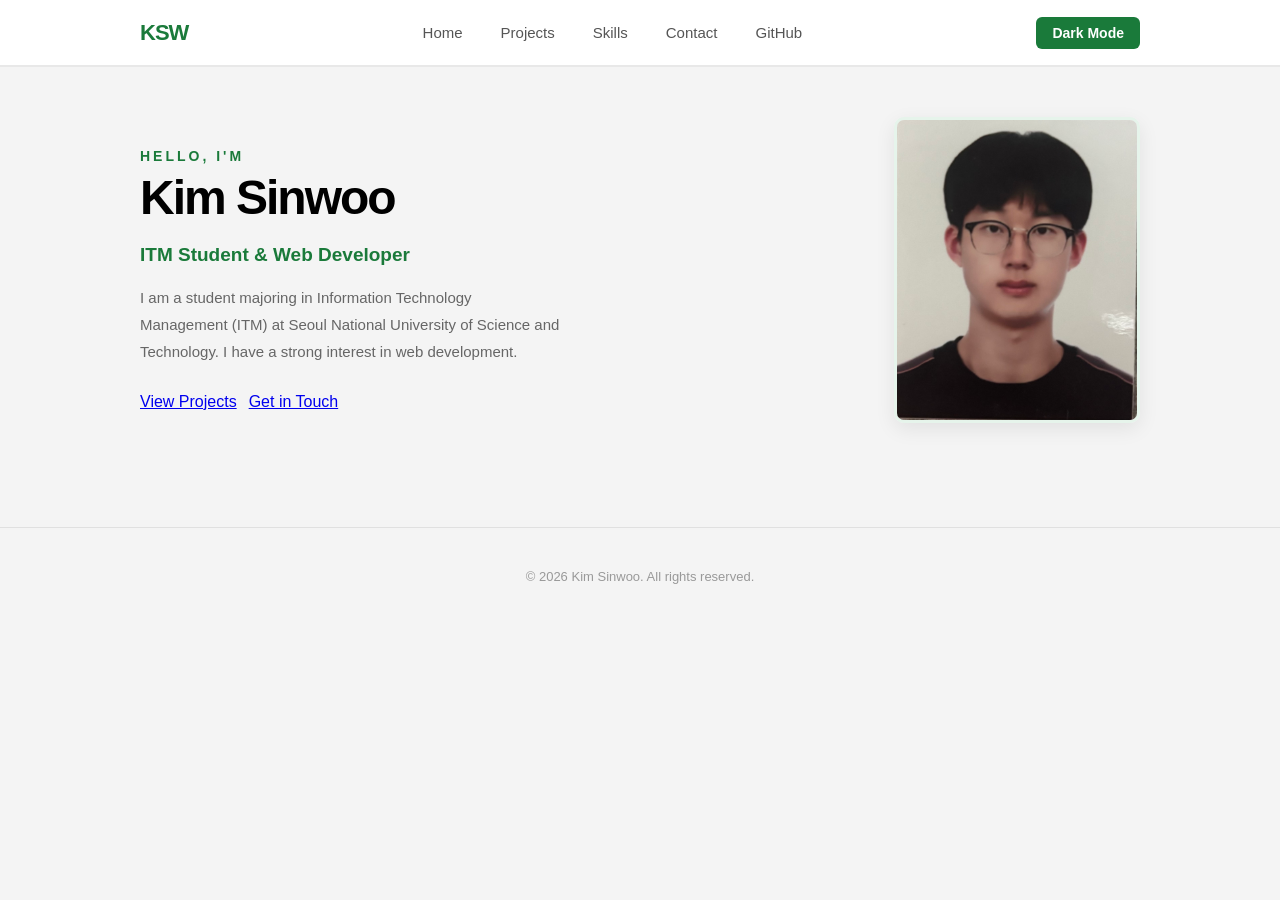
<file: index.html>
<!DOCTYPE html>
<html lang="en">
<head>
    <meta charset="UTF-8">
    <meta name="viewport" content="width=device-width, initial-scale=1.0">
    <link rel="stylesheet" href="style.css">
    <title>Kim Sinwoo | Portfolio</title>
</head>
<body>
    <header>
        <nav>
            <span class="nav-logo">KSW</span>
            <div class="nav-links">
              <a href="index.html">Home</a>
              <a href="project.html">Projects</a>
              <a href="skill.html">Skills</a>
              <a href="contact.html">Contact</a>
              <a href="github.html">GitHub</a>
            </div>
            <button id="theme-toggle">Dark Mode</button>  
        </nav>
    </header>
  <main>
    <section id="intro">
            <div class="intro-content">
                <p class="intro-greeting">Hello, I'm</p>
                <h1>Kim Sinwoo</h1>
                <p class="intro-role">ITM Student &amp; Web Developer</p>
                <p class="intro-desc">I am a student majoring in Information Technology Management (ITM) at Seoul National University of Science and Technology. I have a strong interest in web development.</p>
                <div class="intro-buttons">
                    <a href="project.html" class="btn-primary">View Projects</a>
                    <a href="contact.html" class="btn-outline">Get in Touch</a>
                </div>
            </div>
            <div class="intro-image">
                <img src="민증사진.jpg" alt="Profile Picture of Kim Sinwoo">
            </div>
        </section>
    </main>
 
    <footer>
        <p>&copy; 2026 Kim Sinwoo. All rights reserved.</p>
    </footer>
    <script src ="script.js"></script>
</body>
</html>
</file>
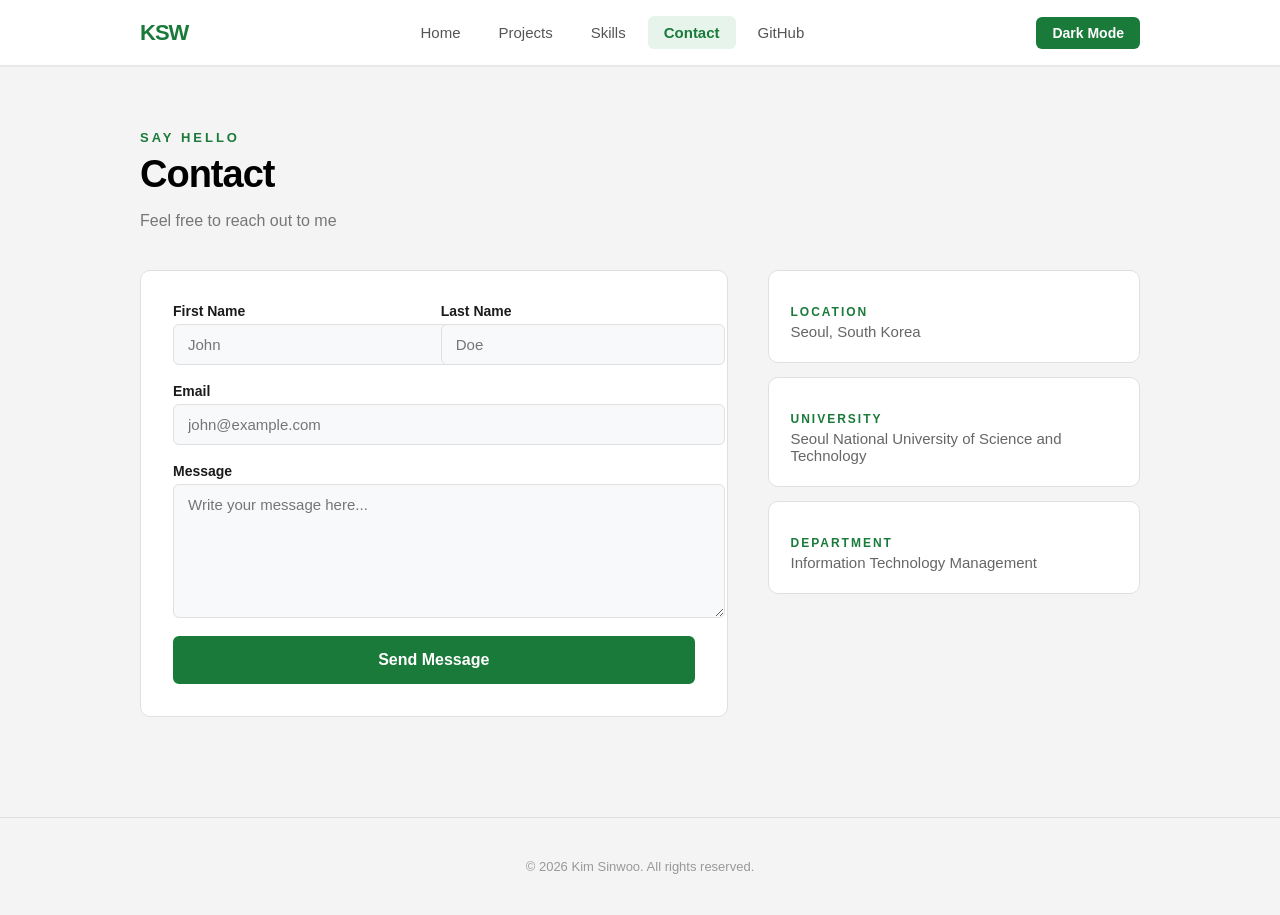
<file: contact.html>
<!DOCTYPE html>
<html lang="en">
<head>
    <meta charset="UTF-8">
    <meta name="viewport" content="width=device-width, initial-scale=1.0">
    <link rel="stylesheet" href="style.css">
    <title>Contact | Kim Sinwoo</title>
</head>
<body>
    <header>
        <nav>
            <span class="nav-logo">KSW</span>
            <div class="nav-links">
                <a href="index.html">Home</a>
                <a href="project.html">Projects</a>
                <a href="skill.html">Skills</a>
                <a href="contact.html" class="active">Contact</a>
                <a href="github.html">GitHub</a>
            </div>
            <button id="theme-toggle">Dark Mode</button>
        </nav>
    </header>
    
    <main>
        <section id="contact">
            <p class="section-tag">Say Hello</p>
            <h1>Contact</h1>
            <p class="section-subtitle">Feel free to reach out to me</p>
 
            <div class="contact-wrapper">
                <form>
                    <div class="form-row">
                        <div class="form-group">
                            <label for="First-Name">First Name</label>
                            <input type="text" id="First-Name" name="First-Name" placeholder="John">
                        </div>
                        <div class="form-group">
                            <label for="Last-Name">Last Name</label>
                            <input type="text" id="Last-Name" name="Last-Name" placeholder="Doe">
                        </div>
                    </div>
                    <div class="form-group">
                        <label for="Email">Email</label>
                        <input type="email" id="Email" name="Email" placeholder="john@example.com">
                    </div>
                    <div class="form-group">
                        <label for="Message">Message</label>
                        <textarea id="Message" name="Message" rows="5" placeholder="Write your message here..."></textarea>
                    </div>
                    <input type="submit" value="Send Message">
                </form>
 
                <div class="contact-info">
                    <div class="info-card">
                        <h3>Location</h3>
                        <p>Seoul, South Korea</p>
                    </div>
                    <div class="info-card">
                        <h3>University</h3>
                        <p>Seoul National University of Science and Technology</p>
                    </div>
                    <div class="info-card">
                        <h3>Department</h3>
                        <p>Information Technology Management</p>
                    </div>
                </div>
            </div>
        </section>
    </main>
    <footer>
        <p>&copy; 2026 Kim Sinwoo. All rights reserved.</p>
    </footer>
    <script src ="script.js"></script>

</body>
</html>
</file>
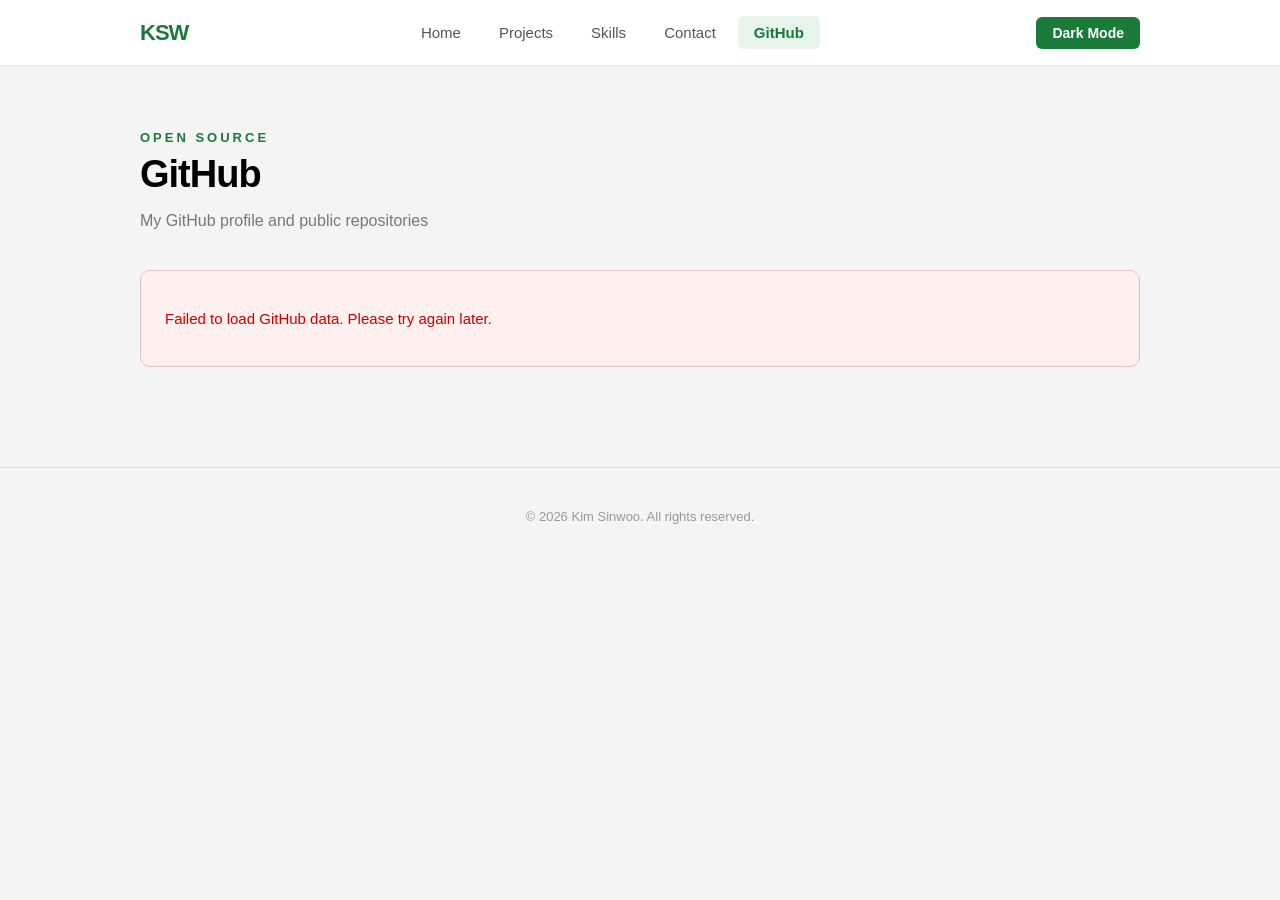
<file: github.html>
<!DOCTYPE html>
<html lang="en">
<head>
    <meta charset="UTF-8">
    <meta name="viewport" content="width=device-width, initial-scale=1.0">
    <link rel="stylesheet" href="style.css">
    <title>GitHub | Kim Sinwoo</title>
</head>
<body>
    <header>
        <nav>
            <span class="nav-logo">KSW</span>
            <div class="nav-links">
                <a href="index.html">Home</a>
                <a href="project.html">Projects</a>
                <a href="skill.html">Skills</a>
                <a href="contact.html">Contact</a>
                <a href="github.html" class="active">GitHub</a>
            </div>
            <button id="theme-toggle">Dark Mode</button>
        </nav>
    </header>

    <main>
        <section id="github">
            <p class="section-tag">Open Source</p>
            <h1>GitHub</h1>
            <p class="section-subtitle">My GitHub profile and public repositories</p>

            <div id="github-profile"></div>
            <div id="github-repos"></div>
        </section>
    </main>

    <footer>
        <p>&copy; 2026 Kim Sinwoo. All rights reserved.</p>
    </footer>
    <script src="script.js"></script>
</body>
</html>
</file>
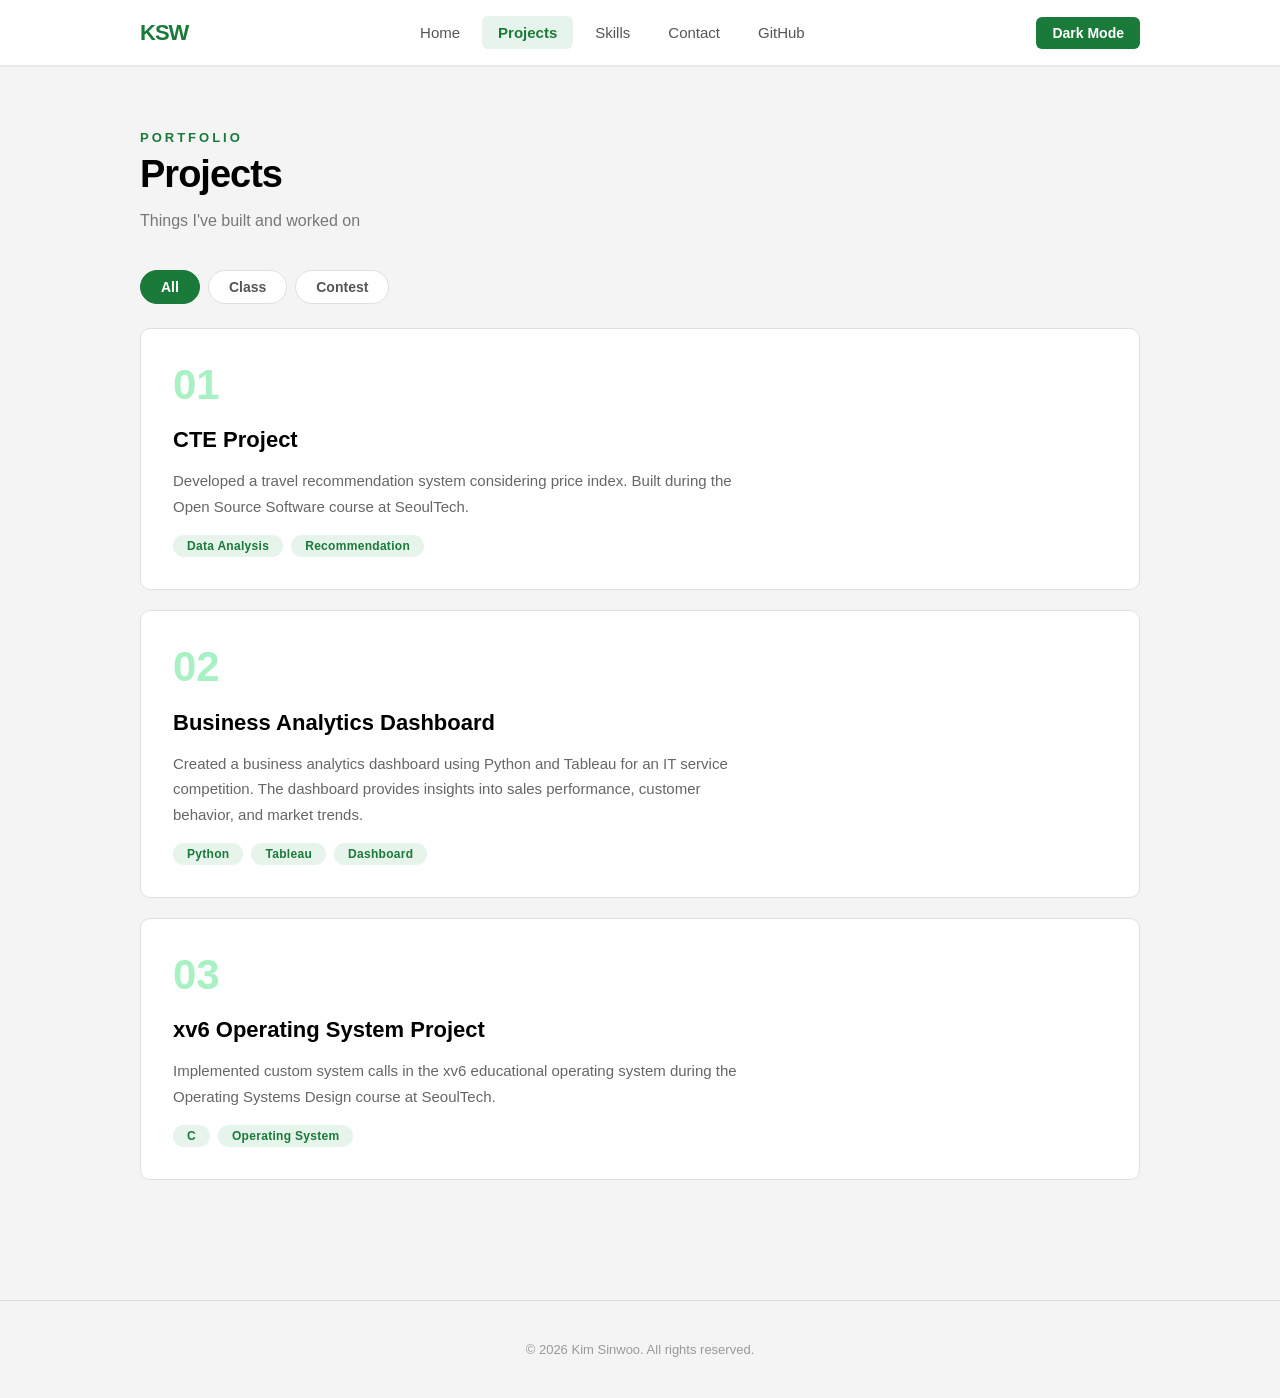
<file: project.html>
<!DOCTYPE html>
<html lang="en">
<head>
    <meta charset="UTF-8">
    <meta name="viewport" content="width=device-width, initial-scale=1.0">
    <link rel="stylesheet" href="style.css">
     <title>Projects | Kim Sinwoo</title>
</head>
<body>
    <header>
        <nav>
            <span class="nav-logo">KSW</span>
            <div class="nav-links">
                <a href="index.html">Home</a>
                <a href="project.html" class="active">Projects</a>
                <a href="skill.html">Skills</a>
                <a href="contact.html">Contact</a>
                <a href="github.html">GitHub</a>
            </div>
            <button id="theme-toggle">Dark Mode</button>  
        </nav>
    </header>
    <main>
        <section id="projects">
            <p class="section-tag">Portfolio</p>
            <h1>Projects</h1>
            <p class="section-subtitle">Things I've built and worked on</p>

        <div class="filter-buttons">
            <button class="filter-btn active" data-category="all">All</button>
            <button class="filter-btn" data-category="class">Class</button>
            <button class="filter-btn" data-category="contest">Contest</button>
        </div>

        <div class="project-card" data-category="class">
            <span class="project-number">01</span>
            <h2>CTE Project</h2>
            <p>Developed a travel recommendation system considering price index. Built during the Open Source Software course at SeoulTech.</p>
            <div class="project-tags">
                <span class="tag">Data Analysis</span>
                <span class="tag">Recommendation</span>
            </div>
        </div>

        <div class="project-card" data-category="contest">
            <span class="project-number">02</span>
            <h2>Business Analytics Dashboard</h2>
            <p>Created a business analytics dashboard using Python and Tableau for an IT service competition. The dashboard provides insights into sales performance, customer behavior, and market trends.</p>
            <div class="project-tags">
                <span class="tag">Python</span>
                <span class="tag">Tableau</span>
                <span class="tag">Dashboard</span>
            </div>
        </div>

        <div class="project-card" data-category="class">
            <span class="project-number">03</span>
            <h2>xv6 Operating System Project</h2>
            <p>Implemented custom system calls in the xv6 educational operating system during the Operating Systems Design course at SeoulTech.</p>
            <div class="project-tags">
                <span class="tag">C</span>
                <span class="tag">Operating System</span>
            </div>
        </div>
        </section>
    </main>
 
    <footer>
        <p>&copy; 2026 Kim Sinwoo. All rights reserved.</p>
    </footer>
    <script src ="script.js"></script>
</body>
</html>
</file>
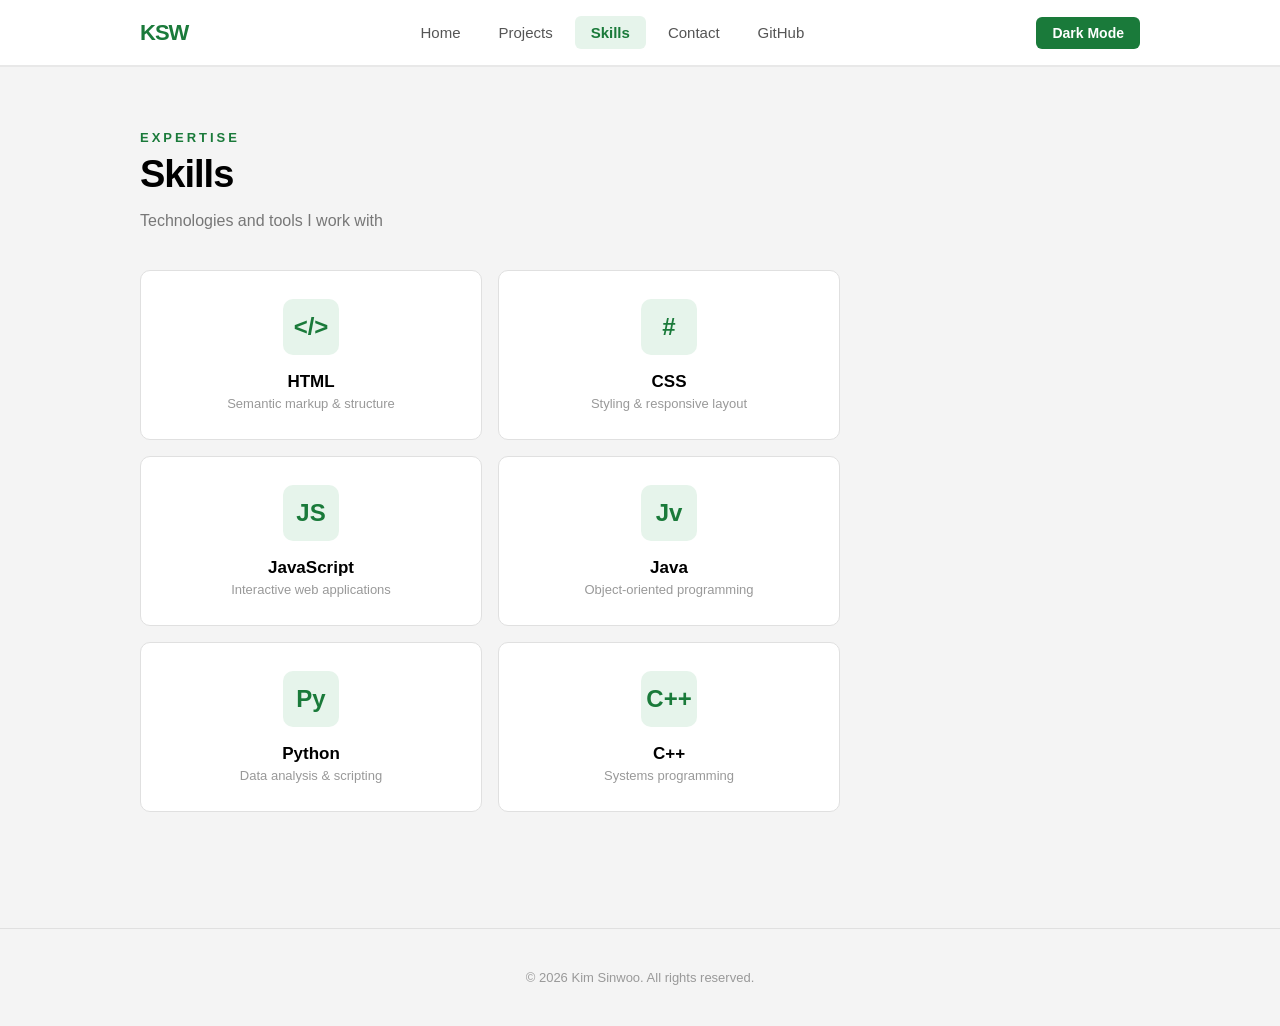
<file: skill.html>
<!DOCTYPE html>
<html lang="en">
<head>
    <meta charset="UTF-8">
    <meta name="viewport" content="width=device-width, initial-scale=1.0">
    <link rel="stylesheet" href="style.css">
    <title>Skills | Kim Sinwoo</title>
</head>
<body>
    <header>
        <nav>
            <span class="nav-logo">KSW</span>
            <div class="nav-links">
                <a href="index.html">Home</a>
                <a href="project.html">Projects</a>
                <a href="skill.html" class="active">Skills</a>
                <a href="contact.html">Contact</a>
                <a href="github.html">GitHub</a>
            </div>
            <button id="theme-toggle">Dark Mode</button>  
        </nav>
    </header>
    <main>
        <section id="skills">
            <p class="section-tag">Expertise</p>
            <h1>Skills</h1>
            <p class="section-subtitle">Technologies and tools I work with</p>
 
            <ul>
                <li>
                    <span class="skill-icon">&lt;/&gt;</span>
                    <h3>HTML</h3>
                    <p>Semantic markup &amp; structure</p>
                </li>
                <li>
                    <span class="skill-icon">#</span>
                    <h3>CSS</h3>
                    <p>Styling &amp; responsive layout</p>
                </li>
                <li>
                    <span class="skill-icon">JS</span>
                    <h3>JavaScript</h3>
                    <p>Interactive web applications</p>
                </li>
                <li>
                    <span class="skill-icon">Jv</span>
                    <h3>Java</h3>
                    <p>Object-oriented programming</p>
                </li>
                <li>
                    <span class="skill-icon">Py</span>
                    <h3>Python</h3>
                    <p>Data analysis &amp; scripting</p>
                </li>
                <li>
                    <span class="skill-icon">C++</span>
                    <h3>C++</h3>
                    <p>Systems programming</p>
                </li>
            </ul>
        </section>
    </main>
 
    <footer>
        <p>&copy; 2026 Kim Sinwoo. All rights reserved.</p>
    </footer>
    <script src ="script.js"></script>
</body>
</html>
</file>
<file: style.css>
body {
    font-family: Arial, sans-serif;
    margin: 0;
    padding: 0;
    background-color: #f4f4f4;
}

/* navigation bar */

header {
    background-color: #ffffff;
    border-bottom: 2px solid #e8e8e8;
}

nav {
    display: flex;                
    justify-content: space-between; 
    align-items: center;          
    max-width: 1000px;            
    margin: 0 auto;               
    padding: 16px 30px;           
}

.nav-logo{
    font-weight: 700;
    font-size: 22px;
    color: #1a7a3a;
    letter-spacing: -1px;
}

.nav-links {
    display: flex;
    gap: 6px;
}

.nav-links a {
    color: #555;
    text-decoration: none;
    font-size: 15px;
    padding: 8px 16px;
    border-radius: 6px;
}
.nav-links a:hover {
    color: #1a7a3a;
    background-color: #e6f4eb;
}

.nav-links a.active {
    color: #1a7a3a;
    font-weight: 600;
    background-color: #e6f4eb;
}


/* main content */

main{
    max-width: 1000px;
    margin: 0 auto;
    padding: 50px 30px 70px;
}

/* footer */

.section-tag {
    font-size: 13px;
    color: #1a7a3a;
    text-transform: uppercase;
    letter-spacing: 3px;
    margin-bottom: 8px;
    font-weight: 600;
}
 
main h1 {
    font-size: 38px;
    font-weight: 700;
    letter-spacing: -1px;
    margin-bottom: 8px;
    margin-top: 0;
}
 
.section-subtitle {
    font-size: 16px;
    color: #777;
    margin-bottom: 40px;
}

/* index page */

#intro {
    display: flex;
    align-items: center;
    justify-content: space-between;
    gap: 50px;
}
 
.intro-content {
    flex: 1;
}
 
.intro-greeting {
    font-size: 14px;
    color: #1a7a3a;
    text-transform: uppercase;
    letter-spacing: 3px;
    margin-bottom: 6px;
    font-weight: 600;
}
 
#intro h1 {
    font-size: 48px;
    letter-spacing: -2px;
    margin-bottom: 6px;
}
 
.intro-role {
    font-size: 19px;
    color: #1a7a3a;
    font-weight: 600;
    margin-bottom: 18px;
}
 
.intro-desc {
    font-size: 15px;
    color: #666;
    max-width: 420px;
    line-height: 1.8;
    margin-bottom: 28px;
}
 
.intro-buttons {
    display: flex;
    gap: 12px;
}
 
.intro-image img {
   width: 240px;
    height: 300px;
    border-radius: 10px;
    border: 3px solid #e6f4eb;
    box-shadow: 0 6px 20px rgba(0, 0, 0, 0.08);
}

/*projects page*/

.project-card {
    background-color: #ffffff;
    border: 1px solid #e0e0e0;
    border-radius: 10px;
    padding: 32px;
    margin-bottom: 20px;
}
 
.project-card:hover {
    border-color: #1a7a3a;
    box-shadow: 0 4px 14px rgba(0, 0, 0, 0.06);
}
 
.project-number {
    font-size: 42px;
    font-weight: 700;
    color: #a8f1c2;
    display: block;
    margin-bottom: 10px;
}
 
.project-card h2 {
    font-size: 22px;
    font-weight: 700;
    margin-bottom: 10px;
}
 
.project-card p {
    font-size: 15px;
    color: #666;
    line-height: 1.7;
    max-width: 580px;
    margin-bottom: 16px;
}
 
.project-tags {
    display: flex;
    flex-wrap: wrap;
    gap: 8px;
}
 
.tag {
    font-size: 12px;
    padding: 4px 14px;
    background-color: #e6f4eb;
    color: #1a7a3a;
    border-radius: 20px;
    font-weight: 600;
    letter-spacing: 0.3px;
}


/* skills page */

#skills ul {
    list-style-type: none;
    padding: 0;
    display: flex;
    flex-wrap: wrap;
    gap: 16px;
}
 
#skills li {
    background-color: #ffffff;
    border: 1px solid #e0e0e0;
    border-radius: 10px;
    padding: 28px 20px;
    text-align: center;
    width: 30%;
}
 
#skills li:hover {
    border-color: #1a7a3a;
    box-shadow: 0 4px 14px rgba(0, 0, 0, 0.06);
}
 
.skill-icon {
    font-size: 24px;
    font-weight: 700;
    color: #1a7a3a;
    width: 56px;
    height: 56px;
    display: flex;
    align-items: center;
    justify-content: center;
    margin: 0 auto 12px;
    background-color: #e6f4eb;
    border-radius: 10px;
}
 
#skills h3 {
    font-size: 17px;
    font-weight: 700;
    margin-bottom: 4px;
}
 
#skills li p {
    font-size: 13px;
    color: #999;
    margin: 0;
}

/* contact page */

.contact-wrapper {
    display: flex;
    gap: 40px;
    align-items: flex-start;
}
 
#contact form {
    flex: 1.4;
    display: flex;
    flex-direction: column;
    gap: 18px;
    background-color: #ffffff;
    border: 1px solid #e0e0e0;
    border-radius: 10px;
    padding: 32px;
}
 
.form-row {
    display: flex;
    gap: 14px;
}
 
.form-row .form-group {
    flex: 1;
}
 
.form-group {
    display: flex;
    flex-direction: column;
    gap: 5px;
}
 
.form-group label {
    font-size: 14px;
    font-weight: 600;
    color: #1a1a1a;
}
 
.form-group input,
.form-group textarea {
    width: 100%;
    padding: 11px 14px;
    font-size: 15px;
    font-family: 'Segoe UI', Tahoma, Geneva, Verdana, sans-serif;
    border: 1px solid #e0e0e0;
    border-radius: 6px;
    background-color: #f8f9fa;
    color: #1a1a1a;
}
 
.form-group input:focus,
.form-group textarea:focus {
    border-color: #1a7a3a;
    outline: none;
}
 
.form-group textarea {
    min-height: 110px;
}
 
#contact input[type="submit"] {
    width: 100%;
    background-color: #1a7a3a;
    color: white;
    border: 2px solid #1a7a3a;
    border-radius: 6px;
    padding: 13px 26px;
    font-size: 16px;
    font-weight: 600;
    font-family: 'Segoe UI', Tahoma, Geneva, Verdana, sans-serif;
    cursor: pointer;
}
 
#contact input[type="submit"]:hover {
    background-color: #0f5427;
    border-color: #0f5427;
}
 
.contact-info {
    flex: 1;
    display: flex;
    flex-direction: column;
    gap: 14px;
}
 
.info-card {
    background-color: #ffffff;
    border: 1px solid #e0e0e0;
    border-radius: 10px;
    padding: 22px;
}
 
.info-card:hover {
    border-color: #1a7a3a;
}
 
.info-card h3 {
    font-size: 12px;
    text-transform: uppercase;
    letter-spacing: 2px;
    color: #1a7a3a;
    margin-bottom: 4px;
    font-weight: 700;
}
 
.info-card p {
    font-size: 15px;
    color: #666;
    margin: 0;
}

/*footer section*/

footer {
    border-top: 1px solid #e0e0e0;
    padding: 28px 30px;
    text-align: center;
    margin-top: 30px;
}
 
footer p {
    font-size: 13px;
    color: #999;
}

/* filter buttons */
.filter-buttons {
    display: flex;
    gap: 8px;
    margin-bottom: 24px;
}

.filter-btn {
    padding: 8px 20px;
    font-size: 14px;
    font-weight: 600;
    border: 1px solid #e0e0e0;
    border-radius: 20px;
    background-color: #ffffff;
    color: #555;
    cursor: pointer;
}

.filter-btn:hover {
    border-color: #1a7a3a;
    color: #1a7a3a;
}

.filter-btn.active {
    background-color: #1a7a3a;
    color: #ffffff;
    border-color: #1a7a3a;
}

/* dark theme - filter buttons */
body.dark-theme .filter-btn {
    background-color: #16213e;
    border-color: #2a2a4a;
    color: #b0b0b0;
}

body.dark-theme .filter-btn:hover {
    border-color: #4ecca3;
    color: #4ecca3;
}

body.dark-theme .filter-btn.active {
    background-color: #4ecca3;
    color: #1a1a2e;
    border-color: #4ecca3;
}

/* github profile */
.github-profile-card {
    display: flex;
    align-items: center;
    gap: 30px;
    background-color: #ffffff;
    border: 1px solid #e0e0e0;
    border-radius: 10px;
    padding: 32px;
    margin-bottom: 30px;
}

.github-profile-card img {
    width: 120px;
    height: 120px;
    border-radius: 50%;
    border: 3px solid #e6f4eb;
}

.github-profile-info h2 {
    font-size: 22px;
    font-weight: 700;
    margin-bottom: 4px;
}

.github-profile-info p {
    font-size: 14px;
    color: #666;
    margin-bottom: 8px;
}

.github-stats {
    display: flex;
    gap: 20px;
}

.github-stats span {
    font-size: 13px;
    color: #1a7a3a;
    font-weight: 600;
}

/* github repo cards */
.repo-grid {
    display: flex;
    flex-wrap: wrap;
    gap: 16px;
}

.repo-card {
    background-color: #ffffff;
    border: 1px solid #e0e0e0;
    border-radius: 10px;
    padding: 24px;
    width: 48%;
}

.repo-card:hover {
    border-color: #1a7a3a;
    box-shadow: 0 4px 14px rgba(0, 0, 0, 0.06);
}

.repo-card h3 {
    font-size: 17px;
    font-weight: 700;
    margin-bottom: 6px;
}

.repo-card h3 a {
    color: #1a7a3a;
    text-decoration: none;
}

.repo-card h3 a:hover {
    text-decoration: underline;
}

.repo-card p {
    font-size: 14px;
    color: #666;
    line-height: 1.6;
    margin-bottom: 12px;
}

.repo-meta {
    display: flex;
    gap: 16px;
    font-size: 12px;
    color: #999;
}

.repo-meta span {
    font-weight: 600;
}

/* dark theme - github */
body.dark-theme .github-profile-card {
    background-color: #16213e;
    border-color: #2a2a4a;
}

body.dark-theme .github-profile-card img {
    border-color: #2a2a4a;
}

body.dark-theme .github-profile-info p {
    color: #b0b0b0;
}

body.dark-theme .github-stats span {
    color: #4ecca3;
}

body.dark-theme .repo-card {
    background-color: #16213e;
    border-color: #2a2a4a;
}

body.dark-theme .repo-card:hover {
    border-color: #4ecca3;
}

body.dark-theme .repo-card h3 a {
    color: #4ecca3;
}

body.dark-theme .repo-card p {
    color: #b0b0b0;
}

body.dark-theme .repo-meta {
    color: #666;
}

/* github error message */
.github-error {
    background-color: #fff0f0;
    border: 1px solid #e0c0c0;
    border-radius: 10px;
    padding: 24px;
    color: #cc0000;
    font-size: 15px;
}

body.dark-theme .github-error {
    background-color: #2e1a1a;
    border-color: #4a2a2a;
    color: #ff6666;
}

/* tablet responsiveness */

@media (max-width: 768px) {
    nav {
        padding: 14px 20px;
    }
 
    .nav-links a {
        padding: 6px 10px;
        font-size: 14px;
    }
 
    main {
        padding: 36px 20px 50px;
    }
 
    #intro {
        flex-direction: column;
        text-align: center;
        gap: 32px;
    }
 
    .intro-desc {
        max-width: 100%;
    }
 
    .intro-buttons {
        justify-content: center;
    }
 
    .intro-image img {
        width: 200px;
        height: 250px;
    }
 
    main h1 {
        font-size: 30px;
    }
 
    #intro h1 {
        font-size: 34px;
    }
 
    #skills ul {
        justify-content: center;
    }
 
    #skills li {
        width: 45%;
    }
 
    .contact-wrapper {
        flex-direction: column;
    }
 
    .form-row {
        flex-direction: column;
    }

    .github-profile-card {
    flex-direction: column;
    text-align: center;
    }

    .repo-card {
        width: 100%;
    }
}

/*phone responsiveness*/
    
@media (max-width: 480px) {
    nav {
        flex-direction: column;
        gap: 10px;
        padding: 12px 16px;
    }
 
    .nav-links a {
        font-size: 13px;
        padding: 6px 8px;
    }
 
    main {
        padding: 28px 16px 40px;
    }
 
    #intro h1 {
        font-size: 28px;
    }
 
    .intro-role {
        font-size: 16px;
    }
 
    .intro-image img {
        width: 160px;
        height: 200px;
    }
 
    main h1 {
        font-size: 26px;
    }
 
    .project-card {
        padding: 22px;
    }
 
    .project-number {
        font-size: 34px;
    }
 
    #skills li {
        width: 100%;
    }
 
    #contact form {
        padding: 22px;
    }
 
    footer {
        padding: 20px 16px;
    }

    .github-profile-card {
    padding: 22px;
    }

    .github-stats {
        flex-direction: column;
        gap: 6px;
    }   
}


/* theme toggle button */
#theme-toggle {
    background-color: #1a7a3a;
    color: #ffffff;
    border: none;
    padding: 8px 16px;
    border-radius: 6px;
    font-size: 14px;
    font-weight: 600;
    cursor: pointer;
}

#theme-toggle:hover {
    background-color: #0f5427;
}

/* dark theme */
body.dark-theme {
    background-color: #1a1a2e;
    color: #e0e0e0;
}

body.dark-theme header {
    background-color: #16213e;
    border-bottom-color: #2a2a4a;
}

body.dark-theme .nav-logo {
    color: #4ecca3;
}

body.dark-theme .nav-links a {
    color: #b0b0b0;
}

body.dark-theme .nav-links a:hover,
body.dark-theme .nav-links a.active {
    color: #4ecca3;
    background-color: #2a2a4a;
}

body.dark-theme #theme-toggle {
    background-color: #4ecca3;
    color: #1a1a2e;
}

body.dark-theme .intro-greeting {
    color: #4ecca3;
}

body.dark-theme .intro-role {
    color: #4ecca3;
}

body.dark-theme .intro-desc {
    color: #b0b0b0;
}

body.dark-theme .project-card {
    background-color: #16213e;
    border-color: #2a2a4a;
}

body.dark-theme .project-card:hover {
    border-color: #4ecca3;
}

body.dark-theme .project-card p {
    color: #b0b0b0;
}

body.dark-theme .tag {
    background-color: #2a2a4a;
    color: #4ecca3;
}

body.dark-theme .section-tag {
    color: #4ecca3;
}

body.dark-theme .section-subtitle {
    color: #888;
}

body.dark-theme footer {
    border-top-color: #2a2a4a;
}

body.dark-theme footer p {
    color: #666;
}

/* dark theme - skills page */
body.dark-theme #skills li {
    background-color: #16213e;
    border-color: #2a2a4a;
}

body.dark-theme #skills li:hover {
    border-color: #4ecca3;
}

body.dark-theme .skill-icon {
    background-color: #2a2a4a;
    color: #4ecca3;
}

body.dark-theme #skills li p {
    color: #888;
}

/* dark theme - contact page */
body.dark-theme #contact form {
    background-color: #16213e;
    border-color: #2a2a4a;
}

body.dark-theme .form-group label {
    color: #e0e0e0;
}

body.dark-theme .form-group input,
body.dark-theme .form-group textarea {
    background-color: #1a1a2e;
    border-color: #2a2a4a;
    color: #e0e0e0;
}

body.dark-theme .form-group input:focus,
body.dark-theme .form-group textarea:focus {
    border-color: #4ecca3;
}

body.dark-theme #contact input[type="submit"] {
    background-color: #4ecca3;
    border-color: #4ecca3;
    color: #1a1a2e;
}

body.dark-theme #contact input[type="submit"]:hover {
    background-color: #3dab8a;
    border-color: #3dab8a;
}

body.dark-theme .info-card {
    background-color: #16213e;
    border-color: #2a2a4a;
}

body.dark-theme .info-card:hover {
    border-color: #4ecca3;
}

body.dark-theme .info-card h3 {
    color: #4ecca3;
}

body.dark-theme .info-card p {
    color: #b0b0b0;
}
</file>
